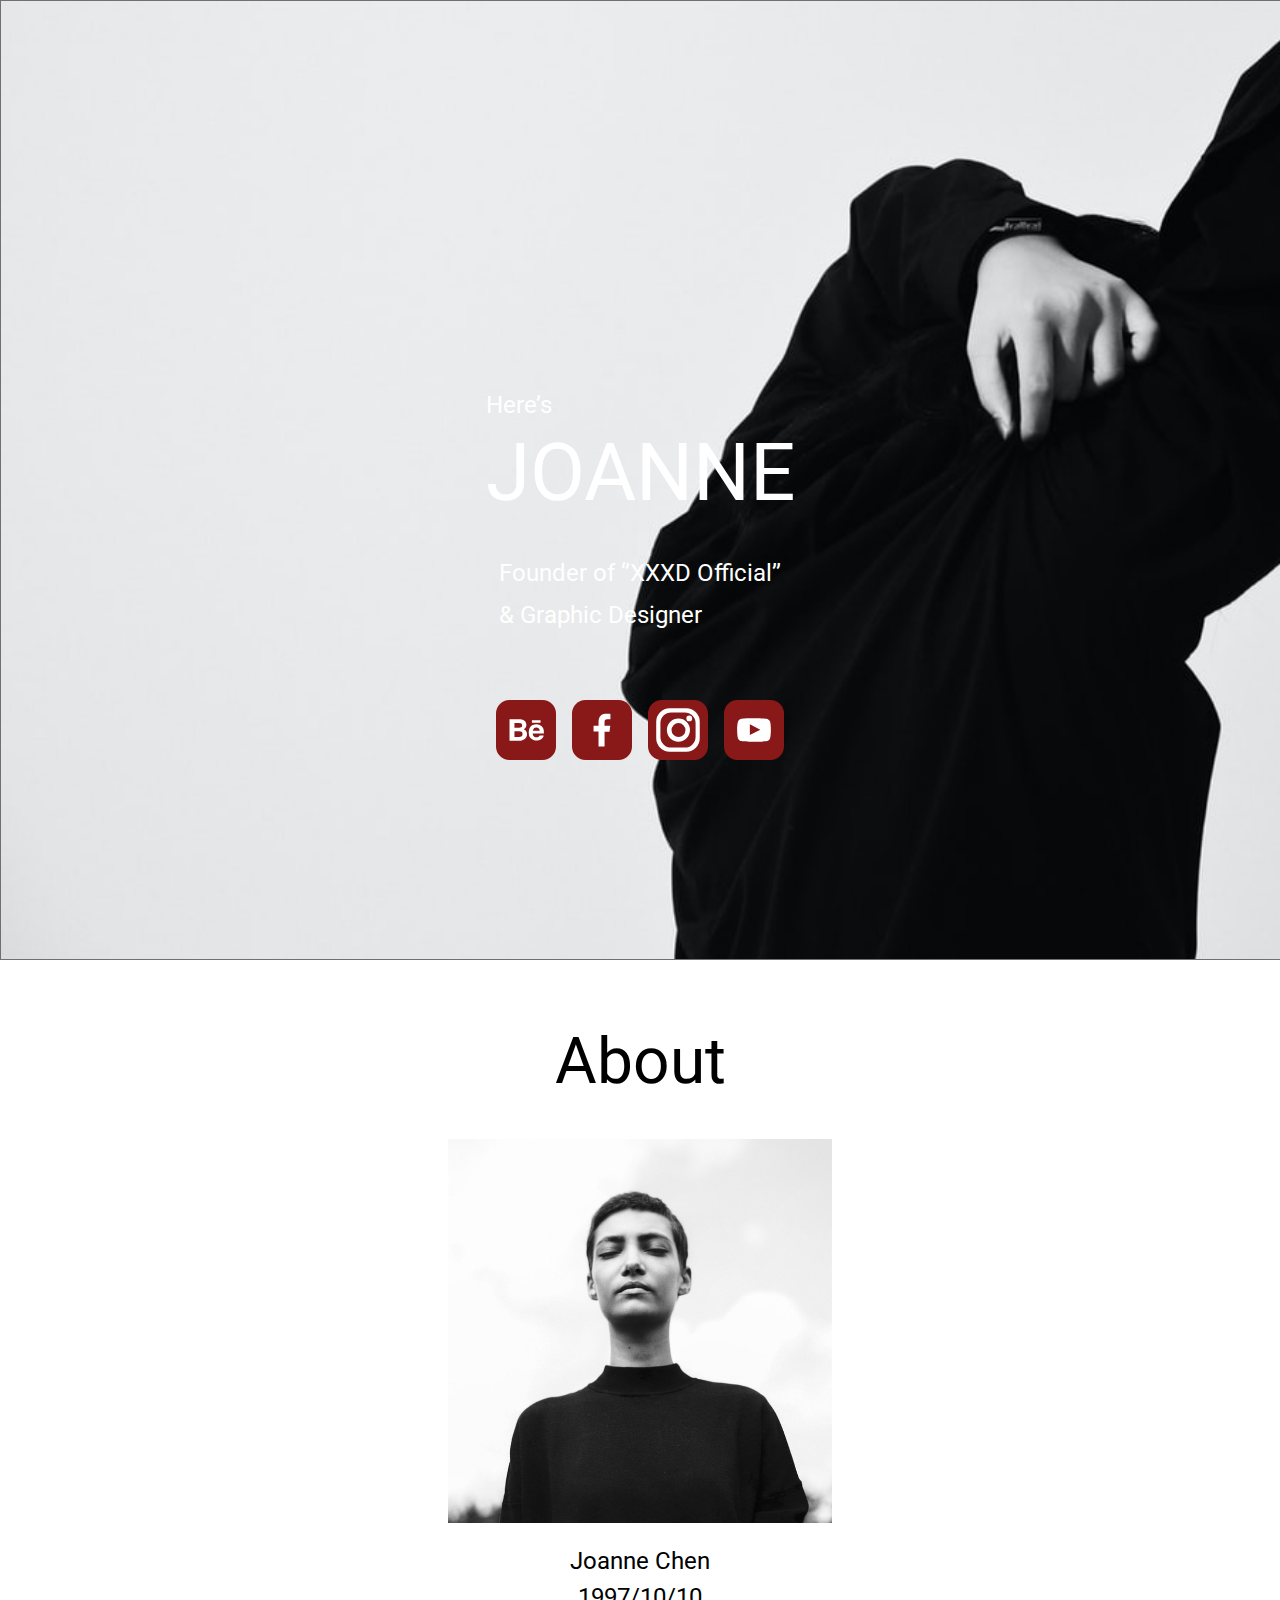
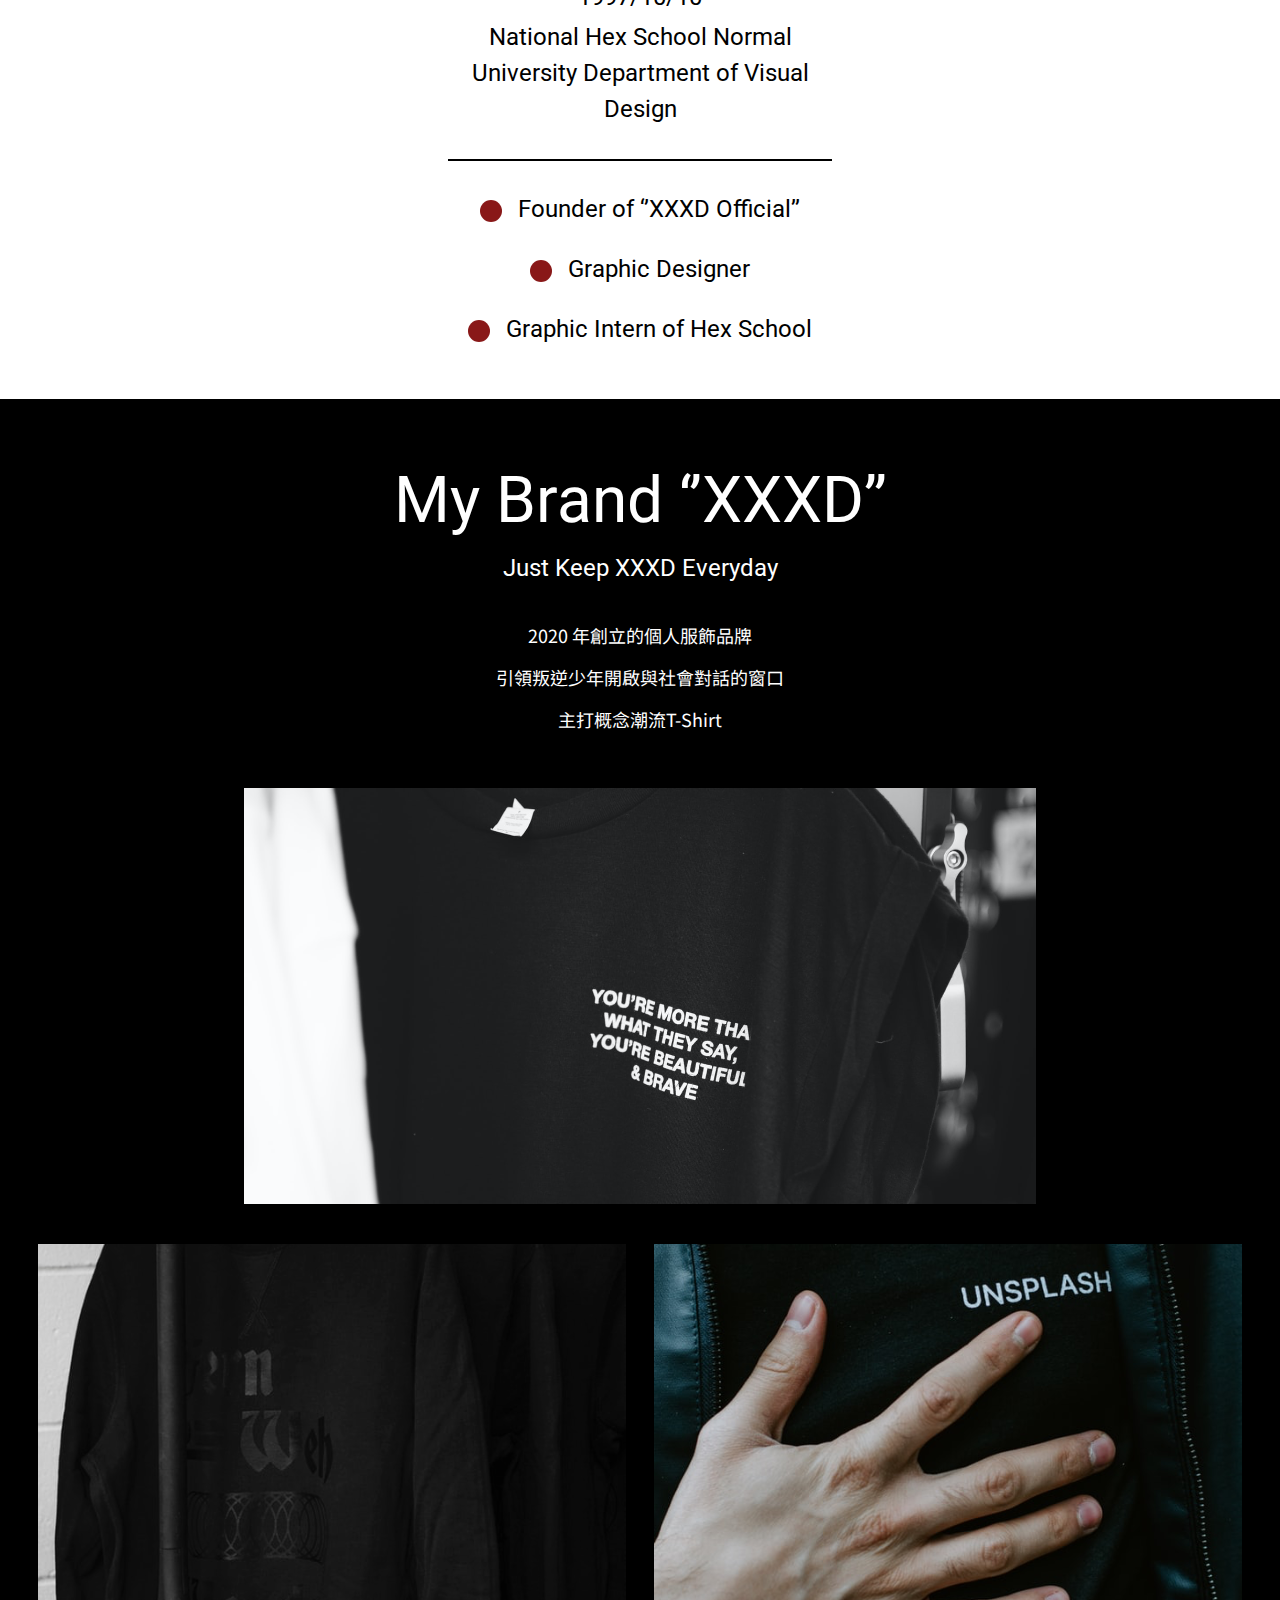
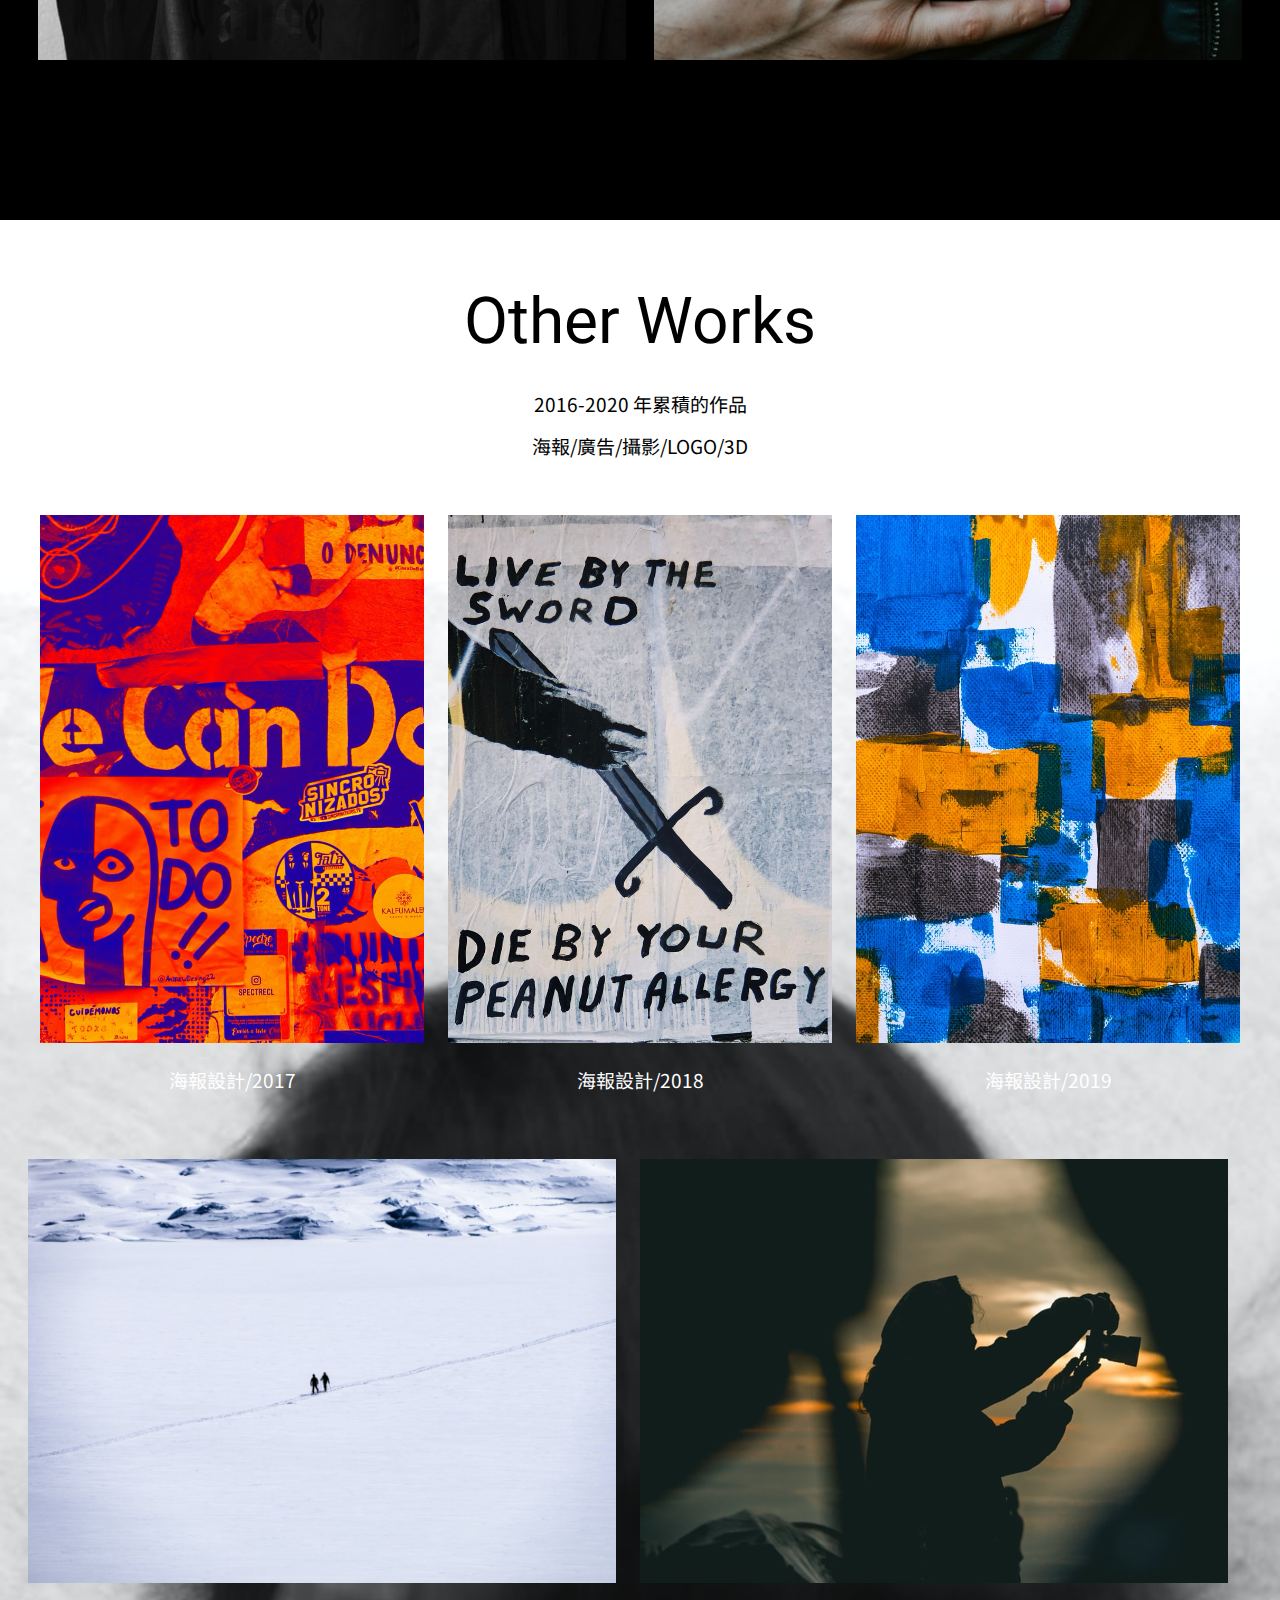
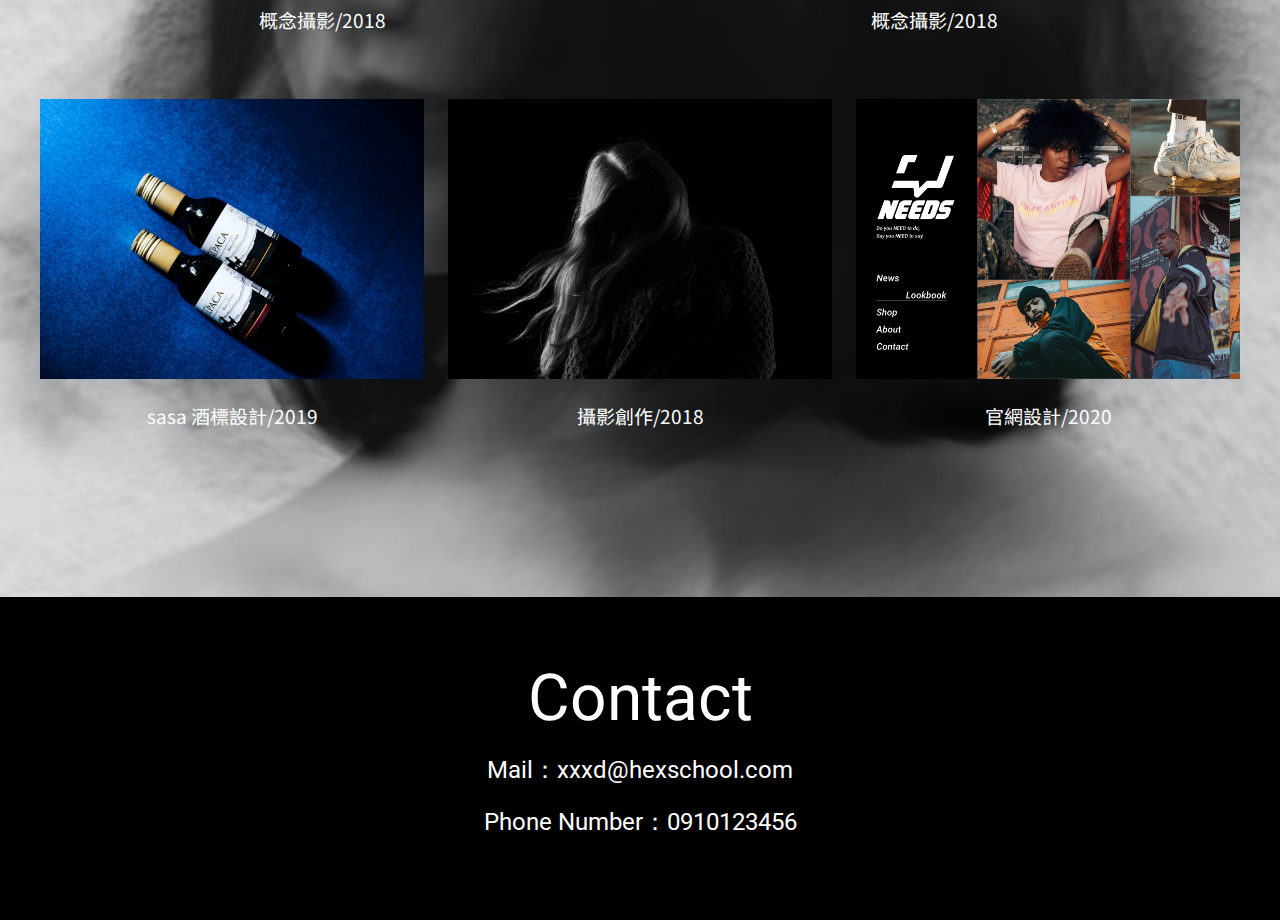
<file: index.html>
<!DOCTYPE html>
<html lang="en">

<head>
    <meta charset="UTF-8">
    <title>webLayout2</title>
    <link href="https://fonts.googleapis.com/css2?family=Roboto:ital,wght@1,700&display=swap" rel="stylesheet">
    <link href="https://fonts.googleapis.com/css2?family=Noto+Sans+TC:wght@700&display=swap" rel="stylesheet">
    <link rel="stylesheet" href="css/reset.css">
    <link rel="stylesheet" href="css/style.css">
</head>

<body>
    <header>
        <div class="container">
            <sup class="fontStyle">Here’s</sup>
            <h1>JOANNE</h1>
            <p class="fontStyle">Founder of ‘’XXXD Official’’ & Graphic Designer</p>
            <ul class="socialLink">
                <li><a href="####"><img src="images/behance.svg" alt="behance icon"></a></li>
                <li><a href="####"><img src="images/facebook.svg" alt="facebook icon"></a></li>
                <li><a href="####"><img src="images/instagram.svg" alt="instagram icon"></a></li>
                <li><a href="####"><img src="images/youtube.svg" alt="youtube icon"></a></li>
            </ul>
        </div>
    </header>
    <section class="about">
        <div class="container">
            <h2 class="title">About</h2>
            <img src="images/photo.png" alt="personalPhoto">
            <div class="aboutContent">
                <p class="mb">Joanne Chen</p>
                <p class="mb">1997/10/10</p>
                <p class="degree">National Hex School Normal University Department of Visual Design
                </p>
                <hr>
                <ul>
                    <li><span class="redDot"></span>Founder of ‘’XXXD Official’’</li>
                    <li><span class="redDot"></span>Graphic Designer</li>
                    <li><span class="redDot"></span>Graphic Intern of Hex School</li>
                </ul>
            </div>
        </div>
    </section>
    <section class="brand">
        <div class="container">
            <h2 class="title">My Brand ‘’XXXD’’</h2>
            <div class="brandContent">
                <p>Just Keep XXXD Everyday</p>
                <p>2020 年創立的個人服飾品牌</p>
                <p>引領叛逆少年開啟與社會對話的窗口</p>
                <p>主打概念潮流T-Shirt</p>
                <img src="images/brand_img1.png" alt="brand_img1">
                <img src="images/brand_img2.png" alt="brand_img2">
                <img src="images/brand_img3.png" alt="brand_img3">
            </div>
        </div>
    </section>
    <section class="work">
        <div class="container">
            <h2 class="title">Other Works</h2>
            <div class="workContent">
                <p>2016-2020 年累積的作品
                    海報/廣告/攝影/LOGO/3D</p>
                <div class="row">
                    <div>
                        <img src="images/work_img1.png" alt="work_img1">
                        <p>海報設計/2017</p>
                    </div>
                    <div>
                        <img src="images/work_img2.png" alt="work_img2">
                        <p>海報設計/2018</p>
                    </div>
                    <div>
                        <img src="images/work_img3.png" alt="work_img3">
                        <p>海報設計/2019</p>
                    </div>
                </div>
                <div class="row">
                    <div>
                        <img src="images/work_img4.png" alt="work_img4">
                        <p>概念攝影/2018</p>
                    </div>
                    <div>
                        <img src="images/work_img5.png" alt="work_img5">
                        <p>概念攝影/2018</p>
                    </div>
                </div>
                <div class="row">
                    <div>
                        <img src="images/work_img6.png" alt="work_img6">
                        <p>sasa 酒標設計/2019</p>
                    </div>
                    <div>
                        <img src="images/work_img7.png" alt="work_img7">
                        <p>攝影創作/2018</p>
                    </div>
                    <div>
                        <img src="images/work_img8.png" alt="work_img8">
                        <p>官網設計/2020</p>
                    </div>
                </div>
            </div>
    </section>
    <footer>
        <div class="container">
            <h2 class="title">Contact</h2>
            <div class="infoContent">
                <p>Mail：xxxd@hexschool.com</p>
                <p>Phone Number：0910123456</p>
            </div>
        </div>
    </footer>
</body>
</html>
</file>
<file: css/style.css>
*,
::after,
::before {
    box-sizing: border-box;
}

html,
body {
    font-family: 'Roboto', sans-serif;
    letter-spacing: 0px;
}

img {
    vertical-align: middle;
    border-style: none;
}

header {
    background: transparent url(../images/banner.png) no-repeat 0% 0%;
    height: 960px;
}

header .container {
    width: 308px;
    margin: 0 auto;
    padding-top: 384px;
    text-align: left;
    color: #FFF;
}

.fontStyle {
    font-size: 24px;
    line-height: 42px;
}

header h1 {
    font-size: 80px;
    line-height: 94px;
    color: #FFF;
    margin-bottom: 32px;
}

header p {
    width: 283px;
    margin: 0 auto;
    margin-bottom: 64px;
}

.socialLink,
.workContent .row {
    display: -webkit-flex;
    display: -moz-flex;
    display: -ms-flex;
    display: -o-flex;
    display: flex;
    justify-content: center;
}

.socialLink li {
    margin-right: 16px;
}

.socialLink li:last-of-type {
    margin-right: 0;
}

.about .container {
    padding-top: 64px;
    padding-bottom: 56px;
    text-align: center;
    color: #000;
}

h2.title {
    font-size: 64px;
    line-height: 75px;
}

.about img[alt="personalPhoto"] {
    margin: 40px auto 24px;
}

.aboutContent p,
.aboutContent ul li,
.brandContent p {
    font-size: 24px;
    line-height: 28px;
}

.aboutContent p.mb {
    margin-bottom: 8px;
}

.aboutContent p.degree {
    width: 411px;
    margin: 0 auto;
    line-height: 36px;
}

hr {
    width: 384px;
    border: 0.02rem solid #000;
    margin: 32px auto 34px;
}

.aboutContent ul li:nth-of-type(2) {
    margin: 32px 0;
}

.aboutContent ul li .redDot {
    display: inline-block;
    width: 22px;
    height: 22px;
    border-radius: 50%;
    background: #891818;
    margin-right: 16px;
    vertical-align: middle;
}

.brand .container,
.work .container {
    padding-top: 64px;
    padding-bottom: 160px;
    text-align: center;
}

.brand .container,
footer .container {
    color: #FFF;
    background: #000;
}

.brandContent h2.title {
    margin: 16px auto 32px;
}

.brandContent>p:nth-of-type(1) {
    margin: 16px auto 32px;
}

.brandContent>p:nth-of-type(n+2) {
    width: 320px;
    margin: 0 auto;
    font-size: 18px;
    line-height: 42px;
    font-family: 'Noto Sans TC', sans-serif;
}

.brandContent>p:last-of-type {
    margin-bottom: 48px;
}

.brandContent img[alt="brand_img1"] {
    display: block;
    margin: 0 auto;
    margin-bottom: 40px;
}

.brandContent img[alt="brand_img2"],
.brandContent img[alt="brand_img3"] {
    display: inline-block;
}

.brandContent img[alt="brand_img2"] {
    margin-right: 24px;
}

.work .container {
    color: #000;
    background: transparent url('../images/bg.png') no-repeat center 361px;
    background-size: cover;
}

.workContent>p,
.workContent .row>div>p {
    font-size: 19px;
    line-height: 42px;
    font-family: 'Noto Sans TC', sans-serif;
}

.workContent>p {
    width: 226px;
    margin: 24px auto 48px;
}

.workContent .row>div:nth-of-type(2) {
    margin: 0 24px;
}

.workContent .row>div>p {
    margin: 16px auto 58px;
    color: #FFF;
}

.workContent .row:last-of-type>div>p {
    margin-bottom: 0;
}

footer .container {
    padding: 64px 0 80px;
    text-align: center;
}

.infoContent p {
    font-size: 24px;
    line-height: 36px;
}

.infoContent p:first-of-type {
    margin: 16px 0;
}
</file>
